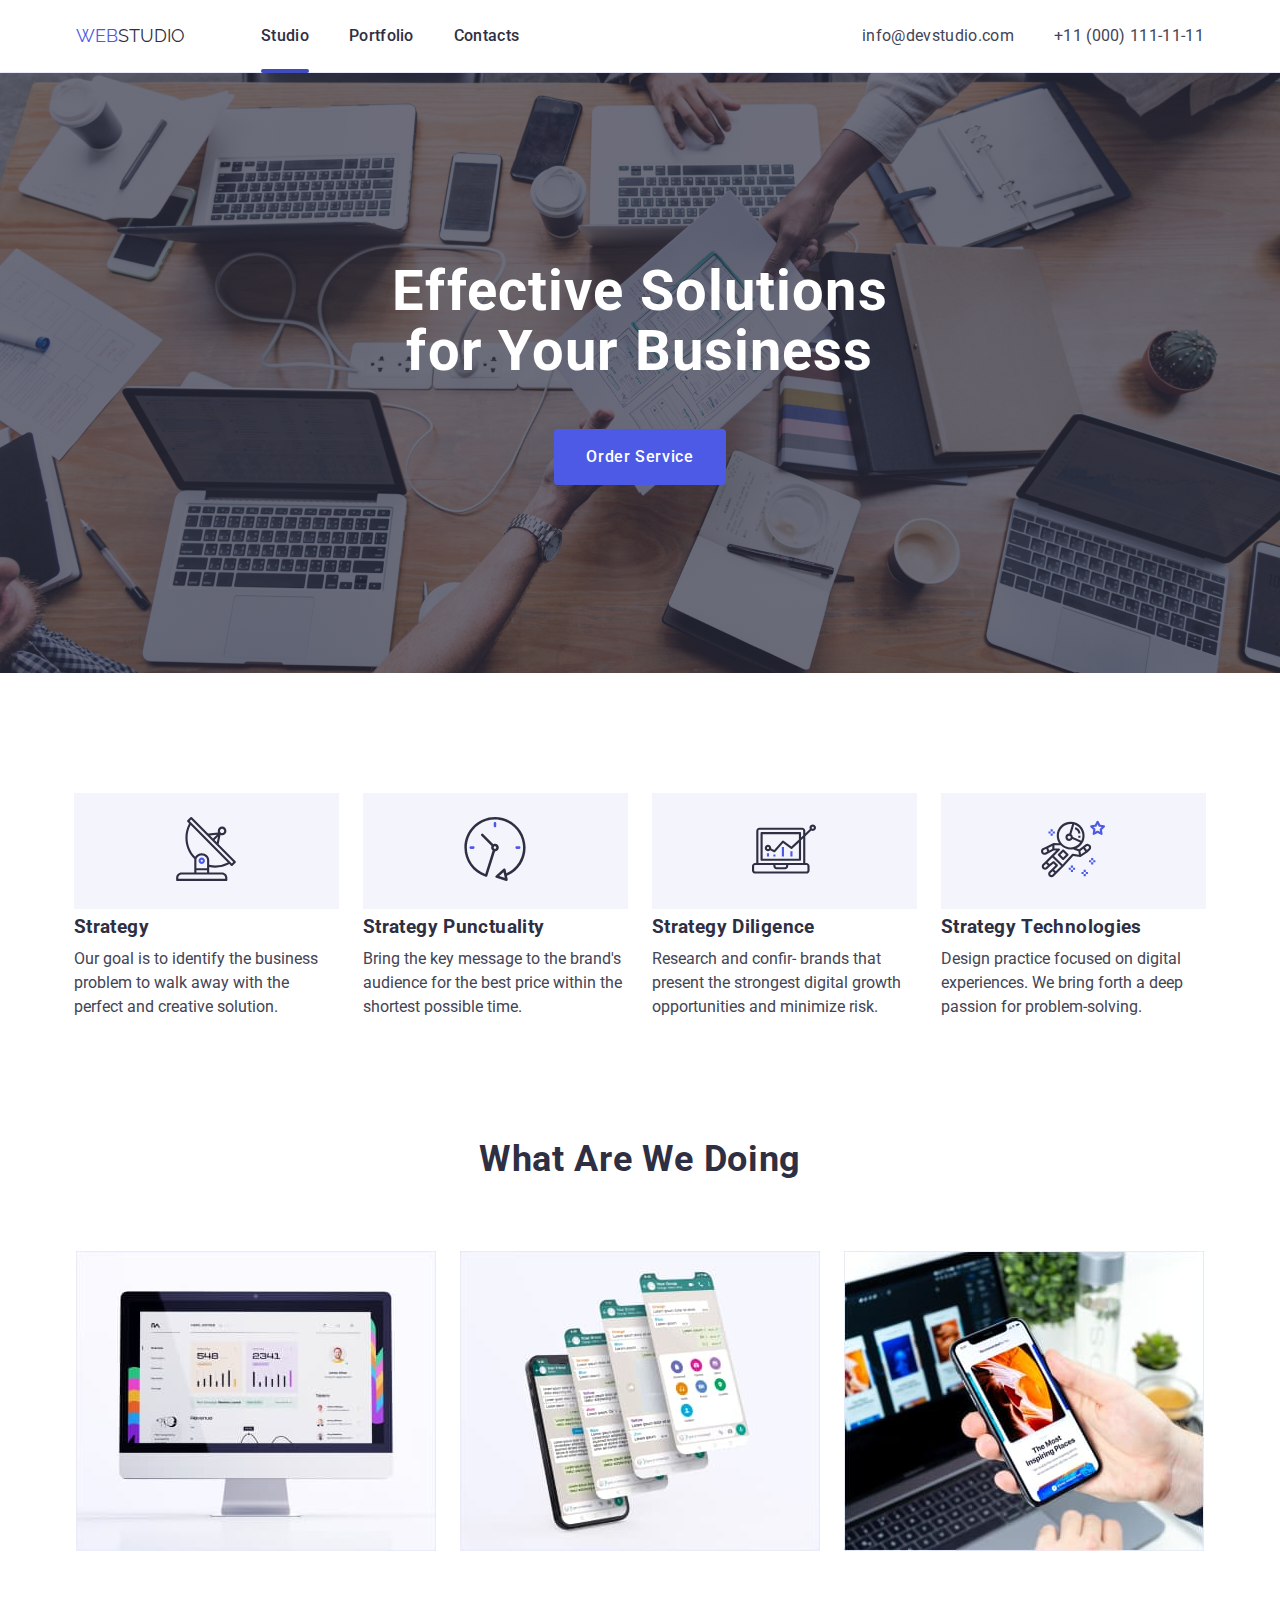
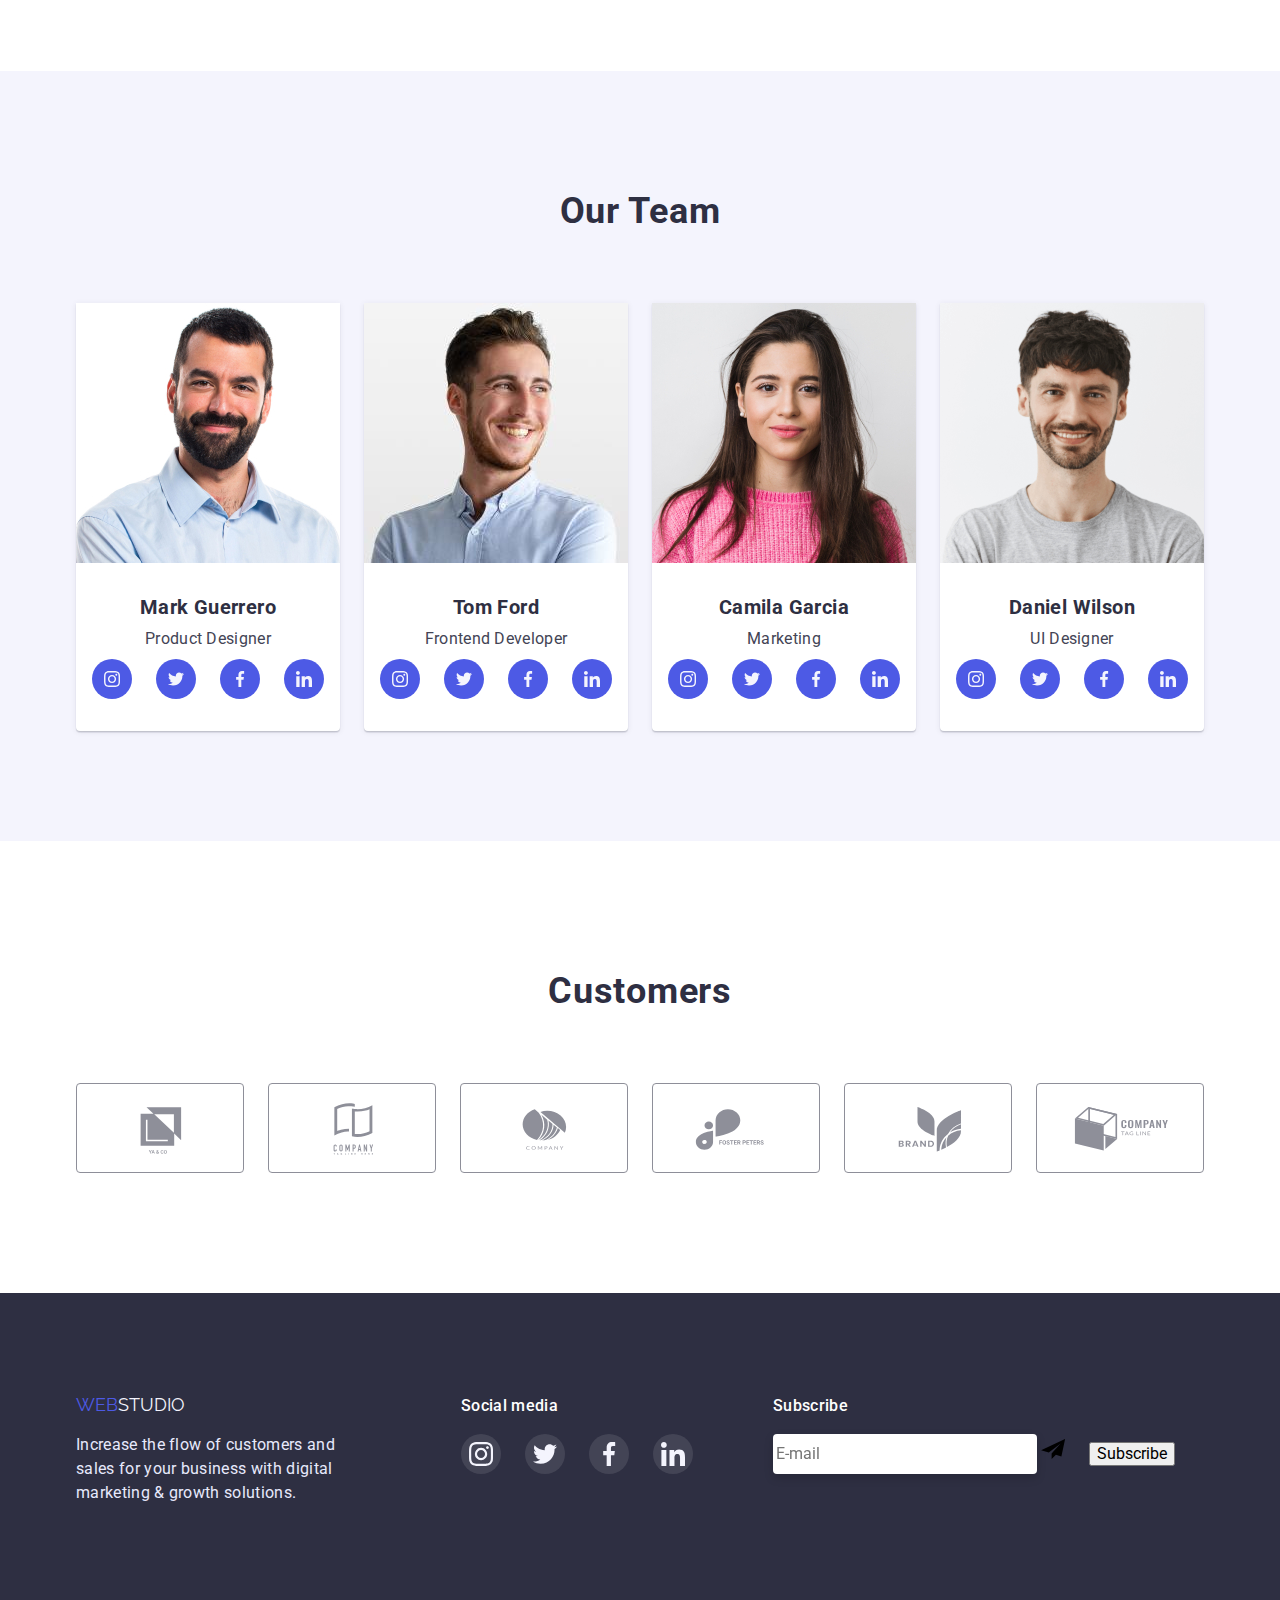
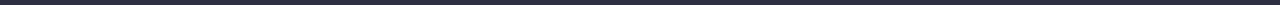
<file: index.html>
<!DOCTYPE html>
<html lang="en">
  <head>
    <meta charset="UTF-8" />
    <meta http-equiv="X-UA-Compatible" content="IE=edge" />
    <meta name="viewport" content="width=device-width, initial-scale=1.0" />
    <title>Web Studio</title>
    <!-- fonts -->
    <link rel="preconnect" href="https://fonts.googleapis.com" />
    <link rel="preconnect" href="https://fonts.gstatic.com" crossorigin />
    <link
      href="https://fonts.googleapis.com/css2?family=Raleway:wght@800&family=Roboto:wght@400;500;700;900&display=swap"
      rel="stylesheet"
    />
    <link
      rel="stylesheet"
      href="https://cdn.jsdelivr.net/npm/modern-normalize@1.1.0/modern-normalize.min.css"
    />
    <!-- style -->
    <link rel="stylesheet" href="./css/style.css" />
  </head>
  <body>
    <!-- header  -->
    <header class="header data-header">
      <!-- menu nav -->
      <div class="headernavi container">
        <nav class="header-nav">
          <a class="header-logo" href="./index.html">
            Web<span class="header-logo-studio">Studio</span>
          </a>
          <ul class="header-list">
            <li class="header-item">
              <a class="header-link current" href="./index.html">Studio</a>
            </li>
            <li class="header-item">
              <a class="header-link" href="./portfolio.html">Portfolio</a>
            </li>
            <li class="header-item">
              <a class="header-link" href="">Contacts</a>
            </li>
          </ul>
        </nav>
        <ul class="header-contact">
          <li>
            <a class="header-mail" href="mailto:info@devstudio.com"
              >info@devstudio.com</a
            >
          </li>
          <li>
            <a class="header-phone" href="tel:+110001111111"
              >+11 (000) 111-11-11</a
            >
          </li>
        </ul>
      </div>
    </header>
    <!-- main -->
    <main>
      <!-- hero image -->
      <section class="hero">
        <div class="hero-container container">
          <h1 class="hero-title">Effective Solutions for Your Business</h1>
          <button class="btn-hero" data-modal-open type="button">
            Order Service
          </button>
        </div>
      </section>
      <!-- Our future -->
      <section class="our-future">
        <div class="container">
          <h2 hidden>Our future</h2>
          <ul class="our-future-list">
            <li class="our-future-item">
              <div class="future-container-icons">
                <svg class="future-icons" width="64" height="64">
                  <use href="./images/icons.svg#icon-antenna"></use>
                </svg>
              </div>
              <h3 class="our-future-subtitle">Strategy</h3>
              <p class="our-future-text">
                Our goal is to identify the business problem to walk away with
                the perfect and creative solution.
              </p>
            </li>
            <li class="our-future-item">
              <div class="future-container-icons">
                <svg class="future-icons" width="64" height="64">
                  <use href="./images/icons.svg#icon-clock"></use>
                </svg>
              </div>
              <h3 class="our-future-subtitle">Strategy Punctuality</h3>
              <p class="our-future-text">
                Bring the key message to the brand's audience for the best price
                within the shortest possible time.
              </p>
            </li>
            <li class="our-future-item">
              <div class="future-container-icons">
                <svg class="future-icons" width="64" height="64">
                  <use href="./images/icons.svg#icon-diagram"></use>
                </svg>
              </div>
              <h3 class="our-future-subtitle">Strategy Diligence</h3>
              <p class="our-future-text">
                Research and confir- brands that present the strongest digital
                growth opportunities and minimize risk.
              </p>
            </li>
            <li class="our-future-item">
              <div class="future-container-icons">
                <svg class="future-icons" width="64" height="64">
                  <use href="./images/icons.svg#icon-astronaut"></use>
                </svg>
              </div>
              <h3 class="our-future-subtitle">Strategy Technologies</h3>
              <p class="our-future-text">
                Design practice focused on digital experiences. We bring forth a
                deep passion for problem-solving.
              </p>
            </li>
          </ul>
        </div>
      </section>
      <!-- What are we doing -->
      <section class="our-product">
        <div class="container">
          <h2 class="our-product-title">What Are We Doing</h2>
          <ul class="our-product-list">
            <li class="our-product-item">
              <img
                class="our-product-image"
                src="./images/app-photo/workstation.jpg"
                alt="Account for working time analysis"
                title="work statisticson PC"
                width="360"
                height="300"
              />
            </li>
            <li class="our-product-item">
              <img
                class="our-product-image"
                src="./images/app-photo/comunication_chat.jpg"
                alt=" Team communication in chat"
                title="Team communication in chat on Smartphone"
                width="360"
                height="300"
              />
            </li>
            <li class="our-product-item">
              <img
                class="our-product-image"
                src="./images/app-photo/application_photo.jpg"
                alt="Test Application"
                title="Test Application on phone and laptop "
                width="360"
                height="300"
              />
            </li>
          </ul>
        </div>
      </section>
      <!-- Our team -->
      <section class="team-section">
        <div class="container">
          <h2 class="team-title">Our Team</h2>
          <ul class="team-list list">
            <li class="team-list-card">
              <img
                class="team-list-img"
                src="./images/team/Mark_Guerrero.jpg"
                alt="Face Mark Guerrero"
                width="264"
                height="260"
              />
              <div class="team-name-container">
                <h3 class="team-list-name">Mark Guerrero</h3>
                <p class="team-list-possition">Product Designer</p>
                <ul class="contacts-list list">
                  <li class="contacts-item">
                    <a
                      class="contacts-link"
                      href="https://instagram.com"
                      rel="noreferrer noopener"
                      aria-label="Instagram link"
                      target="_blank"
                    >
                      <svg class="contacts-icon" width="16" height="16">
                        <use href="./images/icons.svg#icon-instagram"></use>
                      </svg>
                    </a>
                  </li>
                  <li>
                    <a
                      class="contacts-link"
                      href="https://twitter.com"
                      rel="noreferrer noopener"
                      aria-label="Twitter link"
                      target="_blank"
                    >
                      <svg class="contacts-icon" width="16" height="16">
                        <use href="./images/icons.svg#icon-twitter"></use>
                      </svg>
                    </a>
                  </li>
                  <li>
                    <a
                      class="contacts-link"
                      href="https://facebook.com"
                      rel="noreferrer noopener"
                      aria-label="Facebook link"
                      target="_blank"
                    >
                      <svg class="contacts-icon" width="16" height="16">
                        <use href="./images/icons.svg#icon-facebook"></use>
                      </svg>
                    </a>
                  </li>
                  <li>
                    <a
                      class="contacts-link"
                      href="https://linkedin.com"
                      rel="noreferrer noopener"
                      aria-label="Linkedin link"
                      target="_blank"
                    >
                      <svg class="contacts-icon" width="16" height="16">
                        <use href="./images/icons.svg#icon-linkedin"></use>
                      </svg>
                    </a>
                  </li>
                </ul>
              </div>
            </li>
            <li class="team-list-card">
              <img
                class="team-list-img"
                src="./images/team/Tom_Ford.jpg"
                alt="Face Tom Ford"
                width="264"
                height="260"
              />
              <div class="team-name-container">
                <h3 class="team-list-name">Tom Ford</h3>
                <p class="team-list-possition">Frontend Developer</p>
                <ul class="contacts-list list">
                  <li class="contacts-item">
                    <a
                      class="contacts-link"
                      href="https://instagram.com"
                      rel="noreferrer noopener"
                      aria-label="Instagram link"
                      target="_blank"
                    >
                      <svg class="contacts-icon" width="16" height="16">
                        <use href="./images/icons.svg#icon-instagram"></use>
                      </svg>
                    </a>
                  </li>
                  <li>
                    <a
                      class="contacts-link"
                      href="https://twitter.com"
                      rel="noreferrer noopener"
                      aria-label="Twitter link"
                      target="_blank"
                    >
                      <svg class="contacts-icon" width="16" height="16">
                        <use href="./images/icons.svg#icon-twitter"></use>
                      </svg>
                    </a>
                  </li>
                  <li>
                    <a
                      class="contacts-link"
                      href="https://facebook.com"
                      rel="noreferrer noopener"
                      aria-label="Facebook link"
                      target="_blank"
                    >
                      <svg class="contacts-icon" width="16" height="16">
                        <use href="./images/icons.svg#icon-facebook"></use>
                      </svg>
                    </a>
                  </li>
                  <li>
                    <a
                      class="contacts-link"
                      href="https://linkedin.com"
                      rel="noreferrer noopener"
                      aria-label="Linkedin link"
                      target="_blank"
                    >
                      <svg class="contacts-icon" width="16" height="16">
                        <use href="./images/icons.svg#icon-linkedin"></use>
                      </svg>
                    </a>
                  </li>
                </ul>
              </div>
            </li>
            <li class="team-list-card">
              <img
                class="team-list-img"
                src="./images/team/camila_Garcia.jpg"
                alt="Face Camila Garcia"
                width="264"
                height="260"
              />
              <div class="team-name-container">
                <h3 class="team-list-name">Camila Garcia</h3>
                <p class="team-list-possition">Marketing</p>
                <ul class="contacts-list list">
                  <li class="contacts-item">
                    <a
                      class="contacts-link"
                      href="https://instagram.com"
                      rel="noreferrer noopener"
                      aria-label="Instagram link"
                      target="_blank"
                    >
                      <svg class="contacts-icon" width="16" height="16">
                        <use href="./images/icons.svg#icon-instagram"></use>
                      </svg>
                    </a>
                  </li>
                  <li>
                    <a
                      class="contacts-link"
                      href="https://twitter.com"
                      rel="noreferrer noopener"
                      aria-label="Twitter link"
                      target="_blank"
                    >
                      <svg class="contacts-icon" width="16" height="16">
                        <use href="./images/icons.svg#icon-twitter"></use>
                      </svg>
                    </a>
                  </li>
                  <li>
                    <a
                      class="contacts-link"
                      href="https://facebook.com"
                      rel="noreferrer noopener"
                      aria-label="Facebook link"
                      target="_blank"
                    >
                      <svg class="contacts-icon" width="16" height="16">
                        <use href="./images/icons.svg#icon-facebook"></use>
                      </svg>
                    </a>
                  </li>
                  <li>
                    <a
                      class="contacts-link"
                      href="https://linkedin.com"
                      rel="noreferrer noopener"
                      aria-label="Linkedin link"
                      target="_blank"
                    >
                      <svg class="contacts-icon" width="16" height="16">
                        <use href="./images/icons.svg#icon-linkedin"></use>
                      </svg>
                    </a>
                  </li>
                </ul>
              </div>
            </li>
            <li class="team-list-card">
              <img
                class="team-list-img"
                src="./images/team/Daniel_Wilson.jpg"
                alt="Face Daniel Wilson"
                width="264"
                height="260"
              />
              <div class="team-name-container">
                <h3 class="team-list-name">Daniel Wilson</h3>
                <p class="team-list-possition">UI Designer</p>
                <ul class="contacts-list list">
                  <li class="contacts-item">
                    <a
                      class="contacts-link"
                      href="https://instagram.com"
                      rel="noreferrer noopener"
                      aria-label="Instagram link"
                      target="_blank"
                    >
                      <svg class="contacts-icon" width="16" height="16">
                        <use href="./images/icons.svg#icon-instagram"></use>
                      </svg>
                    </a>
                  </li>
                  <li>
                    <a
                      class="contacts-link"
                      href="https://twitter.com"
                      rel="noreferrer noopener"
                      aria-label="Twitter link"
                      target="_blank"
                    >
                      <svg class="contacts-icon" width="16" height="16">
                        <use href="./images/icons.svg#icon-twitter"></use>
                      </svg>
                    </a>
                  </li>
                  <li>
                    <a
                      class="contacts-link"
                      href="https://facebook.com"
                      rel="noreferrer noopener"
                      aria-label="Facebook link"
                      target="_blank"
                    >
                      <svg class="contacts-icon" width="16" height="16">
                        <use href="./images/icons.svg#icon-facebook"></use>
                      </svg>
                    </a>
                  </li>
                  <li>
                    <a
                      class="contacts-link"
                      href="https://linkedin.com"
                      rel="noreferrer noopener"
                      aria-label="Linkedin link"
                      target="_blank"
                    >
                      <svg class="contacts-icon" width="16" height="16">
                        <use href="./images/icons.svg#icon-linkedin"></use>
                      </svg>
                    </a>
                  </li>
                </ul>
              </div>
            </li>
          </ul>
        </div>
      </section>
      <section class="customers">
        <div class="custom-container container">
          <h2 class="custom-title">Customers</h2>
          <ul class="custom-list list">
            <li class="custom-item">
              <a
                class="custom-link"
                href="#"
                aria-label="client one"
                rel="noreferrer noopener"
                target="_blank"
              >
                <svg class="custom-icon" width="104" height="56">
                  <use href="./images/icons.svg#icon-Logo"></use>
                </svg>
              </a>
            </li>
            <li class="custom-item">
              <a
                class="custom-link"
                href="#"
                aria-label="client two"
                rel="noreferrer noopener"
                target="_blank"
              >
                <svg class="custom-icon" width="104" height="56">
                  <use href="./images/icons.svg#icon-Logo-1"></use>
                </svg>
              </a>
            </li>
            <li class="custom-item">
              <a
                class="custom-link"
                href="#"
                aria-label="client three"
                rel="noreferrer noopener"
                target="_blank"
              >
                <svg class="custom-icon" width="104" height="56">
                  <use href="./images/icons.svg#icon-Logo-2"></use>
                </svg>
              </a>
            </li>
            <li class="custom-item">
              <a
                class="custom-link"
                href="#"
                aria-label="client four"
                rel="noreferrer noopener"
                target="_blank"
              >
                <svg class="custom-icon" width="104" height="56">
                  <use href="./images/icons.svg#icon-Logo-3"></use>
                </svg>
              </a>
            </li>
            <li class="custom-item">
              <a
                class="custom-link"
                href="#"
                aria-label="client five"
                rel="noreferrer noopener"
                target="_blank"
              >
                <svg class="custom-icon" width="104" height="56">
                  <use href="./images/icons.svg#icon-Logo-4"></use>
                </svg>
              </a>
            </li>
            <li class="custom-item">
              <a
                class="custom-link"
                href="#"
                aria-label="client "
                rel="noreferrer noopener"
                target="_blank"
              >
                <svg class="custom-icon" width="104" height="56">
                  <use href="./images/icons.svg#icon-Logo-5"></use>
                </svg>
              </a>
            </li>
          </ul>
        </div>
      </section>
    </main>
    <!-- footer  -->
    <footer class="footer">
      <div class="box-footer container">
        <div class="footer-logo-cont">
          <a class="logo-footer" href="index.html"
            >Web<span class="footer-studio-logo">Studio</span></a
          >
          <p class="footer-text">
            Increase the flow of customers and sales for your business with
            digital marketing & growth solutions.
          </p>
        </div>
        <div>
          <h2 class="footer-social-title">Social media</h2>
          <ul class="footer-contacts-list list">
            <li class="footer-contacts-item">
              <a
                class="footer-contacts-link"
                href="https://instagram.com"
                rel="noreferrer noopener"
                aria-label="Instagram link"
                target="_blank"
              >
                <svg class="footer-contacts-icon" width="24" height="24">
                  <use href="./images/icons.svg#icon-instagram"></use>
                </svg>
              </a>
            </li>
            <li>
              <a
                class="footer-contacts-link"
                href="https://twitter.com"
                rel="noreferrer noopener"
                aria-label="Twitter link"
                target="_blank"
              >
                <svg class="contacts-icon" width="24" height="24">
                  <use href="./images/icons.svg#icon-twitter"></use>
                </svg>
              </a>
            </li>
            <li>
              <a
                class="footer-contacts-link"
                href="https://facebook.com"
                rel="noreferrer noopener"
                aria-label="Facebook link"
                target="_blank"
              >
                <svg class="contacts-icon" width="24" height="24">
                  <use href="./images/icons.svg#icon-facebook"></use>
                </svg>
              </a>
            </li>
            <li>
              <a
                class="footer-contacts-link"
                href="https://linkedin.com"
                rel="noreferrer noopener"
                aria-label="Linkedin link"
                target="_blank"
              >
                <svg class="contacts-icon" width="24" height="24">
                  <use href="./images/icons.svg#icon-linkedin"></use>
                </svg>
              </a>
            </li>
          </ul>
        </div>

        <!-- subscribe-footer -->

        <div class="subscribe-wraper">
          <p class="subscribe-badge">Subscribe</p>
          <form
            class="subscribe-form"
            name="subscribe_form"
            autocomplete="off"
            novalidate
          >
            <label class="subscribe-field">
              <input
                class="subscribe-input"
                type="email"
                name="email"
                placeholder="E-mail"
              />
              <svg class="send-icon" width="24" height="20">
                <use href="./images/icons.svg#icon-send"></use>
              </svg>
            </label>
            <button class="subscribe-btn" type="submit">Subscribe</button>
          </form>
        </div>
      </div>
    </footer>

    <!-- Modal Window -->
    <div class="backdrop is-hidden" data-modal>
      <div class="modal">
        <button class="modal-btn" type="buttom" data-modal-close>
          <svg class="modal-icon" width="8" height="8">
            <use href="./images/icons.svg#icon-close"></use>
          </svg>
        </button>
        <strong class="modal-title"
          >Leave your contacts and we will call you back</strong
        >
        <form class="modal-form" name="modal_form">
          <!-- User field -->
          <label class="modal-form-label" for="user_name">Name</label>
          <div class="modal-form-group">
            <input class="modal-form-input" type="text" id="user_name" />
            <svg class="modal-form-icon" width="12" height="12">
              <use href=""></use>
            </svg>
          </div>
          <!-- Phone field -->
          <label class="modal-form-label" for="user_phone">Phone</label>
          <div class="modal-form-group">
            <input class="modal-form-input" type="tel" id="user_phone" />
            <svg class="modal-form-icon" width="13" height="13">
              <use href=""></use>
            </svg>
          </div>
          <!--Mail field -->
          <label class="modal-form-label" for="user_mail">Email</label>
          <div class="modal-form-group">
            <input class="modal-form-input" type="email" id="user_mail" />
            <svg class="modal-form-icon" width="15" height="12">
              <use href=""></use>
            </svg>
          </div>
          <!-- Comment field -->
          <label class="modal-form-label" for="user_comment">Comment</label>
          <textarea
            class="modal-form-comment"
            name="user_comment"
            id="user_comment"
            rows="6"
            placeholder="Text input"
          ></textarea>
          <!-- Agreement field -->
          <label class="modal-form-agreement">
            <input
              class="modal-form-checkbox"
              type="checkbox"
              name="user_agreement"
            />
            <span class="modal-form-desc">
              I accept the terms and conditions of the
              <a class="modal-form-link" href="index.html" target="_blank"
                >Privacy Policy</a
              >
            </span>
          </label>

          <button class="modal-form-btn" type="submit">Send</button>
        </form>
      </div>
    </div>
    <script src="./js/modal.js"></script>
  </body>
</html>
</file>
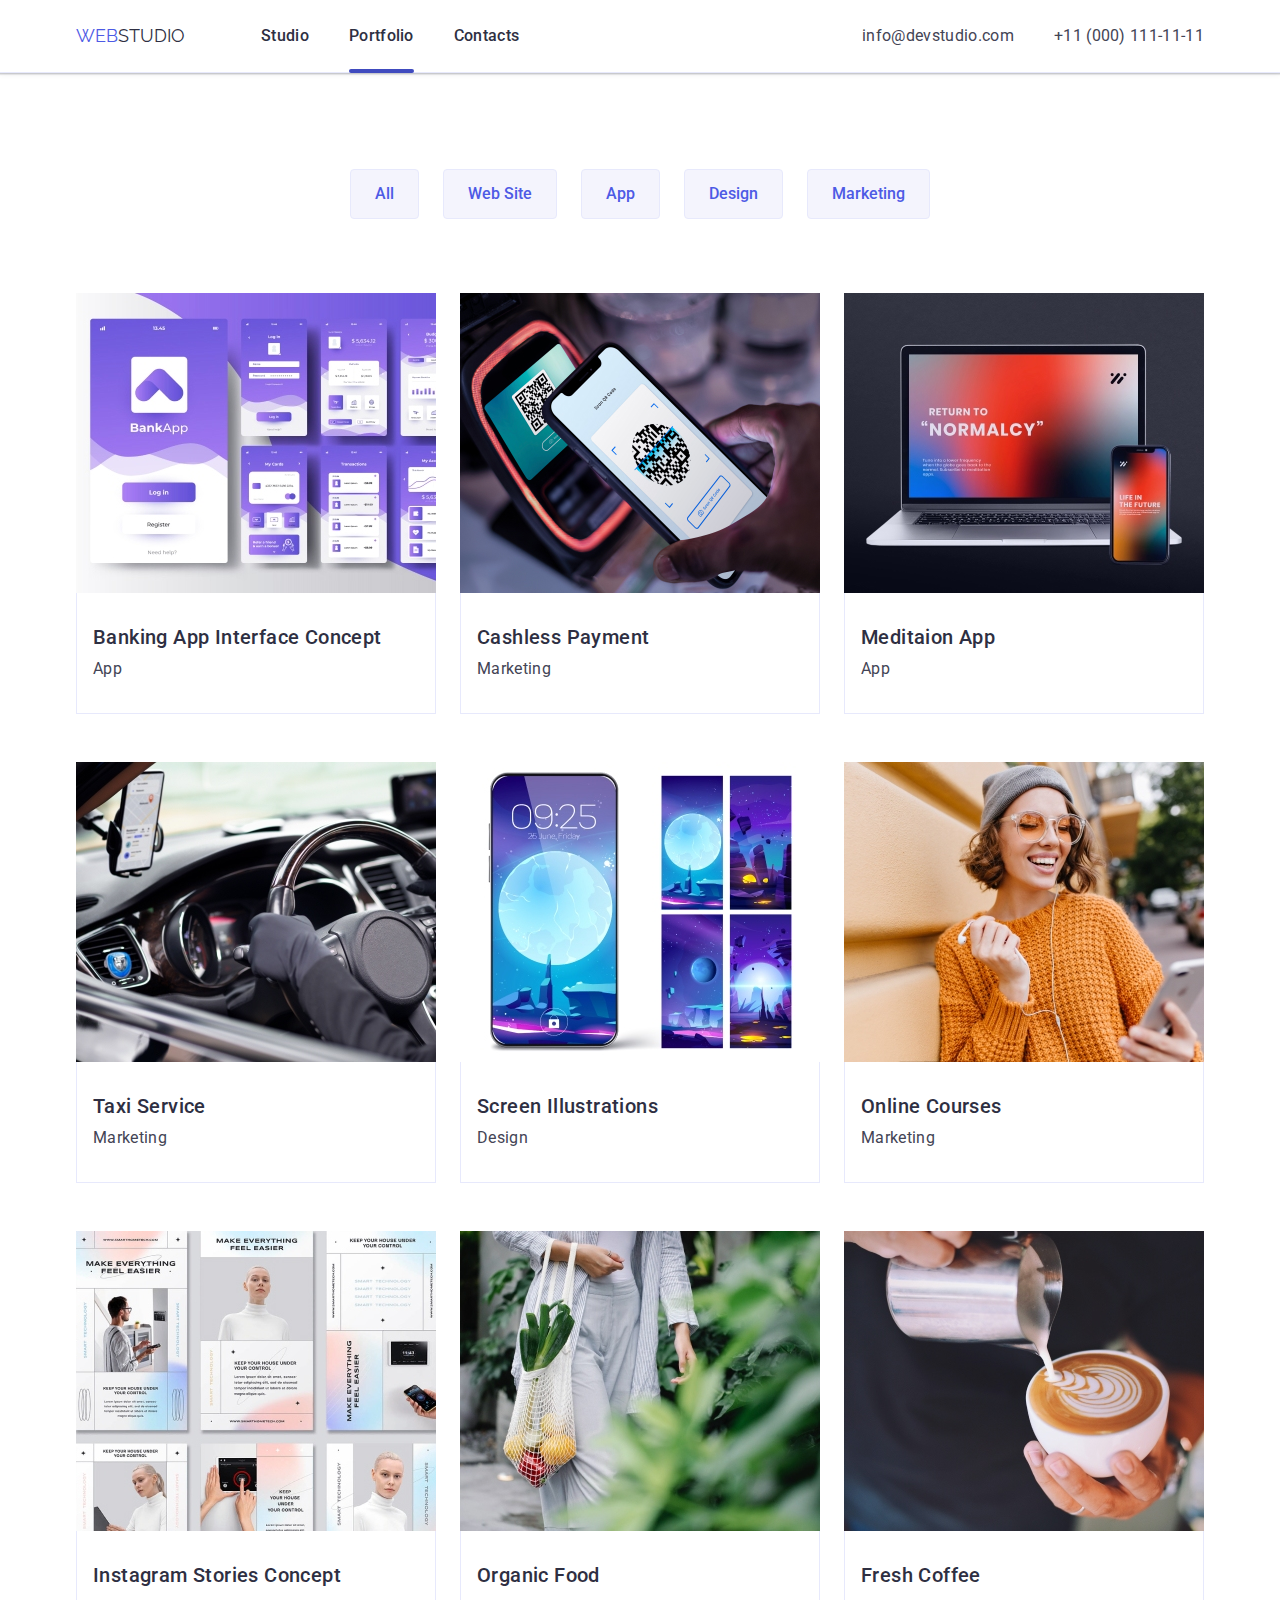
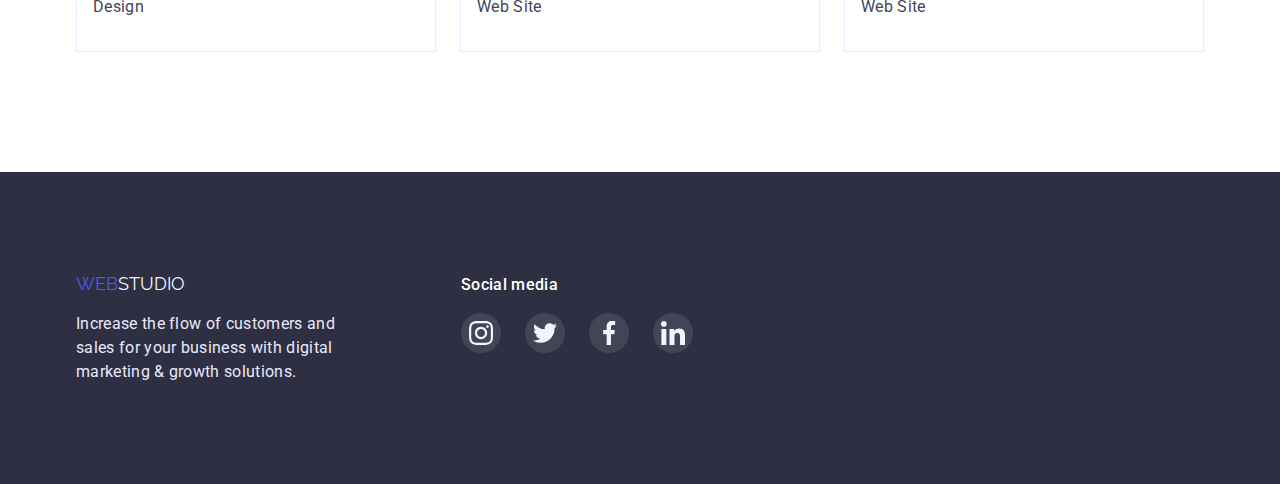
<file: portfolio.html>
<!DOCTYPE html>
<html lang="en">
  <head>
    <meta charset="UTF-8" />
    <meta http-equiv="X-UA-Compatible" content="IE=edge" />
    <meta name="viewport" content="width=device-width, initial-scale=1.0" />
    <title>Portfolio</title>
    <!-- fonts -->
    <link rel="preconnect" href="https://fonts.googleapis.com" />
    <link rel="preconnect" href="https://fonts.gstatic.com" crossorigin />
    <link
      href="https://fonts.googleapis.com/css2?family=Raleway:wght@800&family=Roboto:wght@400;500;700;900&display=swap"
      rel="stylesheet"
    />
    <link
      rel="stylesheet"
      href="https://cdn.jsdelivr.net/npm/modern-normalize@1.1.0/modern-normalize.min.css"
    />
    <!-- style -->
    <link rel="stylesheet" href="./css/style.css" />
  </head>
  <body>
    <!-- header -->
    <header class="header">
      <!-- menu nav -->
      <div class="headernavi container">
        <nav class="header-nav">
          <a class="header-logo" href="./index.html">
            Web<span class="header-logo-studio">Studio</span>
          </a>
          <ul class="header-list">
            <li class="header-item">
              <a class="header-link" href="./index.html">Studio</a>
            </li>
            <li class="header-item">
              <a class="header-link current" href="./portfolio.html"
                >Portfolio</a
              >
            </li>
            <li class="header-item">
              <a class="header-link" href="">Contacts</a>
            </li>
          </ul>
        </nav>
        <ul class="header-contact">
          <li>
            <a class="header-mail" href="mailto:info@devstudio.com"
              >info@devstudio.com</a
            >
          </li>
          <li>
            <a class="header-phone" href="tel:+110001111111"
              >+11 (000) 111-11-11</a
            >
          </li>
        </ul>
      </div>
    </header>
    <!-- main -->
    <main>
      <!-- menu portfolio -->
      <section class="menu-portfolio">
        <div class="container">
          <h1 hidden>Portfolio menu</h1>
          <ul class="menu-product-filter">
            <li class="menu-item-btn">
              <button class="menu-list-button" type="button">All</button>
            </li>
            <li class="menu-item-btn">
              <button class="menu-list-button" type="button">Web Site</button>
            </li>
            <li class="menu-item-btn">
              <button class="menu-list-button" type="button">App</button>
            </li>
            <li class="menu-item-btn">
              <button class="menu-list-button" type="button">Design</button>
            </li>
            <li class="menu-item-btn">
              <button class="menu-list-button" type="button">Marketing</button>
            </li>
          </ul>
          <ul class="portfolio-filter">
            <li class="portfolio-item">
              <a class="portfolio-item-link" href="#">
                <div class="overlay-img-wrap">
                  <img
                    src="./images/Portfolio/banking_app_.jpg"
                    alt="Bankink app interface"
                    width="360px"
                    height="300px"
                    class="our-product-img"
                  />
                  <p class="overlay">
                    14 Stylish and User-Friendly App Design Concepts · Task
                    Manager App · Calorie Tracker App · Exotic Fruit Ecommerce
                    App · Cloud Storage App
                  </p>
                </div>
                <div class="frame-subtitle">
                  <h2 class="our-product-name">
                    Banking App Interface Concept
                  </h2>
                  <p class="our-product-area">App</p>
                </div>
              </a>
            </li>
            <li class="portfolio-item">
              <a class="portfolio-item-link" href="#">
                <div class="overlay-img-wrap">
                  <img
                    src="./images/Portfolio/cashless_payment.jpg"
                    alt="Cashless Payment"
                    width="360px"
                    height="300px"
                    class="our-product-img"
                  />
                  <p class="overlay">
                    14 Stylish and User-Friendly App Design Concepts · Task
                    Manager App · Calorie Tracker App · Exotic Fruit Ecommerce
                    App · Cloud Storage App
                  </p>
                </div>
                <div class="frame-subtitle">
                  <h2 class="our-product-name">Cashless Payment</h2>
                  <p class="our-product-area">Marketing</p>
                </div>
              </a>
            </li>
            <li class="portfolio-item">
              <a class="portfolio-item-link" href="#">
                <div class="overlay-img-wrap">
                  <img
                    src="./images/Portfolio/meditaion_app.jpg"
                    alt="laptop and Smartphone"
                    width="360px"
                    height="300px"
                    class="our-product-img"
                  />
                  <p class="overlay">
                    14 Stylish and User-Friendly App Design Concepts · Task
                    Manager App · Calorie Tracker App · Exotic Fruit Ecommerce
                    App · Cloud Storage App
                  </p>
                </div>
                <div class="frame-subtitle">
                  <h2 class="our-product-name">Meditaion App</h2>
                  <p class="our-product-area">App</p>
                </div>
              </a>
            </li>
            <li class="portfolio-item">
              <a class="portfolio-item-link" href="#">
                <div class="overlay-img-wrap">
                  <img
                    src="./images/Portfolio/taxi_service.jpg"
                    alt="taxi_service"
                    width="360px"
                    height="300px"
                    class="our-product-img"
                  />
                  <p class="overlay">
                    14 Stylish and User-Friendly App Design Concepts · Task
                    Manager App · Calorie Tracker App · Exotic Fruit Ecommerce
                    App · Cloud Storage App
                  </p>
                </div>
                <div class="frame-subtitle">
                  <h2 class="our-product-name">Taxi Service</h2>
                  <p class="our-product-area">Marketing</p>
                </div>
              </a>
            </li>
            <li class="portfolio-item">
              <a class="portfolio-item-link" href="#">
                <div class="overlay-img-wrap">
                  <img
                    src="./images/Portfolio/screen_illustrations.jpg"
                    alt="Screen Illustrations"
                    width="360px"
                    height="300px"
                    class="our-product-img"
                  />
                  <p class="overlay">
                    14 Stylish and User-Friendly App Design Concepts · Task
                    Manager App · Calorie Tracker App · Exotic Fruit Ecommerce
                    App · Cloud Storage App
                  </p>
                </div>
                <div class="frame-subtitle">
                  <h2 class="our-product-name">Screen Illustrations</h2>
                  <p class="our-product-area">Design</p>
                </div>
              </a>
            </li>
            <li class="portfolio-item">
              <a class="portfolio-item-link" href="#">
                <div class="overlay-img-wrap">
                  <img
                    src="./images/Portfolio/online_courses.jpg"
                    alt="happy girl"
                    width="360px"
                    height="300px"
                    class="our-product-img"
                  />
                  <p class="overlay">
                    14 Stylish and User-Friendly App Design Concepts · Task
                    Manager App · Calorie Tracker App · Exotic Fruit Ecommerce
                    App · Cloud Storage App
                  </p>
                </div>
                <div class="frame-subtitle">
                  <h2 class="our-product-name">Online Courses</h2>
                  <p class="our-product-area">Marketing</p>
                </div>
              </a>
            </li>
            <li class="portfolio-item">
              <a class="portfolio-item-link" href="#">
                <div class="overlay-img-wrap">
                  <img
                    src="./images/Portfolio/instagram_stories.jpg"
                    alt="tape instagram"
                    width="360px"
                    height="300px"
                    class="our-product-img"
                  />
                  <p class="overlay">
                    14 Stylish and User-Friendly App Design Concepts · Task
                    Manager App · Calorie Tracker App · Exotic Fruit Ecommerce
                    App · Cloud Storage App
                  </p>
                </div>
                <div class="frame-subtitle">
                  <h2 class="our-product-name">Instagram Stories Concept</h2>
                  <p class="our-product-area">Design</p>
                </div>
              </a>
            </li>
            <li class="portfolio-item">
              <a class="portfolio-item-link" href="#">
                <div class="overlay-img-wrap">
                  <img
                    src="./images/Portfolio/organic_food.jpg"
                    alt="Screen Illustrations"
                    width="360px"
                    height="300px"
                    class="our-product-img"
                  />
                  <p class="overlay">
                    14 Stylish and User-Friendly App Design Concepts · Task
                    Manager App · Calorie Tracker App · Exotic Fruit Ecommerce
                    App · Cloud Storage App
                  </p>
                </div>
                <div class="frame-subtitle">
                  <h2 class="our-product-name">Organic Food</h2>
                  <p class="our-product-area">Web Site</p>
                </div>
              </a>
            </li>
            <li class="portfolio-item">
              <a class="portfolio-item-link" href="#">
                <div class="overlay-img-wrap">
                  <img
                    src="./images/Portfolio/fresh_coffee.jpg"
                    alt="Cup of coffee"
                    width="360px"
                    height="300px"
                    class="our-product-img"
                  />
                  <p class="overlay">
                    14 Stylish and User-Friendly App Design Concepts · Task
                    Manager App · Calorie Tracker App · Exotic Fruit Ecommerce
                    App · Cloud Storage App
                  </p>
                </div>
                <div class="frame-subtitle">
                  <h2 class="our-product-name">Fresh Coffee</h2>
                  <p class="our-product-area">Web Site</p>
                </div>
              </a>
            </li>
          </ul>
        </div>
      </section>
    </main>
    <footer class="footer">
      <div class="box-footer container">
        <div class="footer-logo-cont">
          <a class="logo-footer" href="index.html"
            >Web<span class="footer-studio-logo">Studio</span></a
          >
          <p class="footer-text">
            Increase the flow of customers and sales for your business with
            digital marketing & growth solutions.
          </p>
        </div>
        <div class="footer-social-cont">
          <h2 class="footer-social-title">Social media</h2>
          <ul class="footer-contacts-list list">
            <li class="footer-contacts-item">
              <a
                class="footer-contacts-link"
                href="https://instagram.com"
                rel="noreferrer noopener"
                aria-label="Instagram link"
                target="_blank"
              >
                <svg class="footer-contacts-icon" width="24" height="24">
                  <use href="./images/icons.svg#icon-instagram"></use>
                </svg>
              </a>
            </li>
            <li>
              <a
                class="footer-contacts-link"
                href="https://twitter.com"
                rel="noreferrer noopener"
                aria-label="Twitter link"
                target="_blank"
              >
                <svg class="contacts-icon" width="24" height="24">
                  <use href="./images/icons.svg#icon-twitter"></use>
                </svg>
              </a>
            </li>
            <li>
              <a
                class="footer-contacts-link"
                href="https://facebook.com"
                rel="noreferrer noopener"
                aria-label="Facebook link"
                target="_blank"
              >
                <svg class="contacts-icon" width="24" height="24">
                  <use href="./images/icons.svg#icon-facebook"></use>
                </svg>
              </a>
            </li>
            <li>
              <a
                class="footer-contacts-link"
                href="https://linkedin.com"
                rel="noreferrer noopener"
                aria-label="Linkedin link"
                target="_blank"
              >
                <svg class="contacts-icon" width="24" height="24">
                  <use href="./images/icons.svg#icon-linkedin"></use>
                </svg>
              </a>
            </li>
          </ul>
        </div>
      </div>
    </footer>
  </body>
</html>
</file>
<file: css/style.css>
:root {
  /* color */
  --color-iris: #4d5ae5;
  --color-ocean: #404bbf;
  --color-navy-blue: #2e2f42;
  --color-green: #31d0aa;
  --color-slate: #434455;
  --color-light-slate: #8e8f99;
  --color-cornflower: #e7e9fc;
  --color-cloud: #f4f4fd;
  --color-navy-blue-modal: #2e2f42;
  --color-grey: #2e2f42;
  --color-white: #ffffff;
  --color-modal: #fcfcfc;
  --color-black: #0000000;
  --color-footer-social: rgba(255, 255, 255, 0.1);
  --header-outline: 0px 2px 1px rgba(46, 47, 66, 0.08),
    0px 1px 1px rgba(46, 47, 66, 0.16), 0px 1px 6px rgba(46, 47, 66, 0.08);

  /* fonts */
  --text-family-roboto: "Roboto", sans-serif;
  --text-family-raleway: "Raleway", sans-serif;

  /* transition: function; */
  --turn-fast: 250ms cubic-bezier(0.4, 0, 0.2, 1);
}

*,
*::before,
*::after {
  box-sizing: border-box;
}

html {
  scroll-behavior: smooth;
}

body {
  font-family: var(--text-family-roboto);
}

/* reset */
h1,
h2,
h3,
h4,
h5,
h6,
p,
section {
  margin: 0;
  padding: 0;
}

img {
  display: block;
}

.header-list,
.header-contact,
.our-future-list,
.our-product-list,
.team-list,
.menu-product-list,
.our-product-filter {
  margin: 0;
  padding: 0;
}

button {
  cursor: pointer;
}

.list {
  list-style: none;
}

.container {
  width: 1158px;
  padding-left: 15px;
  padding-right: 15px;
  margin-left: auto;
  margin-right: auto;
}

.header {
  width: 100%;
  background-color: var(--color-white);
  padding: 24px 0;
  box-shadow: var(--header-outline);
  border-bottom: 1px solid var(--color-cornflower);
}

.headernavi {
  display: flex;
  align-items: center;
}

/* Navigation */
.header-nav {
  display: flex;
}

.header-logo {
  font-family: Raleway, sans-serif;
  text-transform: uppercase;
  text-decoration: none;
  font-size: 18px;
  line-height: calc(24 / 18);
  color: var(--color-iris);
}

.header-logo-studio {
  color: var(--color-navy-blue);
}

.header-list {
  margin-left: 76px;
  display: flex;
  gap: 40px;
}

.header-item {
  font-weight: 500;
  font-size: 16px;
  line-height: calc(24 / 16);
  letter-spacing: 0.02em;
  list-style: none;
}

.header-link {
  position: relative;
  padding-bottom: 24px;
  color: var(--color-navy-blue);
  text-decoration: none;
}

.header-link:hover,
.header-link:focus,
.header-mail:hover,
.header-mail:focus,
.header-phone:hover,
.header-phone:focus {
  color: var(--color-ocean);
  transition: color var(--turn-fast);
}

.header-link.current::after {
  content: "";
  position: absolute;
  bottom: -4px;
  display: block;
  width: 100%;
  height: 4px;
  border-radius: 2px;
  background-color: var(--color-ocean);
}

.header-contact {
  list-style: none;
  margin-left: auto;
  display: flex;
  gap: 40px;
}

.header-mail,
.header-phone {
  font-size: 16px;
  line-height: calc(24 / 16);
  letter-spacing: 0.02em;
  color: var(--color-slate);
  text-decoration: none;
}

/* hero section */

.hero {
  max-width: 1440px;
  margin-left: auto;
  margin-right: auto;
  background-image: linear-gradient(
      rgba(46, 47, 66, 0.7),
      rgba(46, 47, 66, 0.7)
    ),
    url(../images/hero/people-office.png);
  background-repeat: no-repeat;
  background-position: center;
  background-size: cover;
  background-color: var(--color-navy-blue);
  text-align: center;
  padding: 188px 0;
}

.hero-title {
  font-family: "Roboto", sans-serif;
  font-weight: 700;
  font-size: 56px;
  line-height: calc(60 / 56);
  letter-spacing: 0.02em;
  color: var(--color-white);
  width: 500px;
  margin-left: auto;
  margin-right: auto;
  margin-bottom: 48px;
}

.btn-hero {
  font-family: "Roboto", sans-serif;
  font-weight: 500;
  font-size: 16px;
  line-height: calc(24 / 16);
  letter-spacing: 0.04em;
  background: var(--color-iris);
  color: var(--color-white);
  padding: 16px 32px;
  border-radius: 4px;
  border: none;
}

.btn-hero:hover,
.btn-hero:focus {
  background-color: var(--color-ocean);
  box-shadow: 0px 4px 4px rgba(0, 0, 0, 0.15);
  transition: background-color var(--turn-fast), box-shadow var(--turn-fast);
}

/* Our-future section */

.our-future {
  background-color: var(--color-white);
  padding: 120px 0;
}

.our-future-list {
  list-style-type: none;
  display: flex;
  justify-content: center;
  gap: 24px;
}

.future-container-icons {
  padding: 24px 100px;
  background-color: var(--color-cloud);
  margin-bottom: 8px;
}

.our-future-subtitle {
  letter-spacing: 0.02em;
  color: var(--color-navy-blue);
  text-transform: capitalize;
  margin-bottom: 8px;
}

.our-future-text {
  font-size: 16px;
  line-height: calc(24 / 16);
  color: var(--color-slate);
  width: 265px;
}

/* Our product section */

.our-product {
  padding-bottom: 120px;
}

.our-product-title {
  color: var(--color-navy-blue);
  font-size: 36px;
  line-height: calc(40 / 36);
  letter-spacing: 0.02em;
  text-transform: capitalize;
  text-align: center;
  margin-bottom: 72px;
}

.our-product-list {
  list-style-type: none;
  display: flex;
  gap: 24px;
}

.team-section {
  background-color: var(--color-cloud);
  padding: 120px 0 110px 0;
}

.team-title {
  color: var(--color-navy-blue);
  font-size: 36px;
  line-height: calc(40 / 36);
  letter-spacing: 0.02em;
  text-transform: capitalize;
  margin-bottom: 72px;
  text-align: center;
}

.team-list {
  display: flex;
  justify-items: center;
  gap: 24px;
}

.team-list-card {
  width: 264px;
  background: var(--color-white);
  box-shadow: 0px 1px 6px rgba(46, 47, 66, 0.08),
    0px 1px 1px rgba(46, 47, 66, 0.16), 0px 2px 1px rgba(46, 47, 66, 0.08);
  border-radius: 0px 0px 4px 4px;
}

.team-name-container {
  padding: 32px 16px;
}

.team-list-name {
  color: var(--color-navy-blue);
  font-size: 20px;
  line-height: calc(24 / 20);
  letter-spacing: 0.02em;
  text-align: center;
  margin-bottom: 8px;
}

.team-list-possition {
  font-size: 16px;
  line-height: calc(24 / 16);
  letter-spacing: 0.02em;
  color: var(--color-slate);
  text-align: center;
  margin-bottom: 8px;
}

.contacts-list {
  display: flex;
  align-items: center;
  justify-content: center;
  gap: 24px;
  padding: 0;
}

.contacts-link {
  display: flex;
  align-items: center;
  justify-content: center;
  width: 40px;
  height: 40px;
  border-radius: 50%;
  background-color: var(--color-iris);
}

.contacts-link:hover,
.contacts-link:focus {
  background-color: var(--color-ocean);
  transition: background-color 250ms cubic-bezier(0.4, 0, 0.2, 1);
}

.contacts-icon {
  fill: var(--color-cloud);
}

/* Customers */

.custom-title,
.custom-list {
  margin: 0;
  padding: 0;
}

.customers {
  padding: 130px 0 120px 0;
}

.custom-title {
  font-family: inherit;
  font-weight: 700;
  font-size: 36px;
  line-height: calc(40 / 36);
  letter-spacing: 0.02em;
  text-align: center;
  color: var(--color-navy-blue);
  margin-bottom: 72px;
}

.custom-list {
  display: flex;
  align-items: center;
  justify-content: center;
  gap: 24px;
}

.custom-link {
  max-width: 168px;
  display: flex;
  align-items: center;
  justify-content: center;
  padding: 16px 32px;
  border: 1px solid var(--color-light-slate);
  border-radius: 4px;
}
.custom-icon {
  fill: var(--color-light-slate);
}

.custom-link:hover .custom-icon,
.custom-link:focus .custom-icon {
  fill: var(--color-ocean);
  transition: fill 250ms cubic-bezier(0.4, 0, 0.2, 1);
}

.custom-link:hover {
  border: 1px solid var(--color-ocean);
  transition: border 250ms cubic-bezier(0.4, 0, 0.2, 1);
}

/**
  |============================
  | Portfolio-section
  |============================
*/
.menu-portfolio {
  padding: 96px 0 120px 0;
}

.menu-product-filter {
  display: flex;
  justify-content: center;
  align-items: center;
  list-style: none;
  padding: 0;
  margin: 0;
  column-gap: 24px;
  margin-bottom: 74px;
}

.menu-list-button {
  font-family: "Roboto", sans-serif;
  font-weight: 500;
  font-size: 16px;
  line-height: calc(24 / 16);
  background: var(--color-cloud);
  border: 1px solid var(--color-cornflower);
  border-radius: 4px;
  color: var(--color-iris);
  padding: 12px 24px;
}
.menu-list-button:hover,
.menu-list-button:focus {
  background-color: var(--color-ocean);
  color: var(--color-white);
  border: 1px solid var(--color-ocean);
  box-shadow: 0px 3px 1px rgba(0, 0, 0, 0.1), 0px 2px 1px rgba(0, 0, 0, 0.08),
    0px 2px 2px rgba(0, 0, 0, 0.12);
  transition: background-color 250ms cubic-bezier(0.4, 0, 0.2, 1),
    color 250ms cubic-bezier(0.4, 0, 0.2, 1),
    border 250ms cubic-bezier(0.4, 0, 0.2, 1),
    box-shadow 250ms cubic-bezier(0.4, 0, 0.2, 1);
  transition-delay: 100ms;
}

/* Filter card */

.portfolio-filter {
  display: flex;
  flex-wrap: wrap;
  list-style: none;
  margin: 0;
  padding: 0;
  margin-left: -24px;
  margin-top: -48px;
}

.portfolio-filter > .portfolio-item {
  display: block;
  flex-basis: calc(100% / 3 - 24px);
  margin-left: 24px;
  margin-top: 48px;
}

.portfolio-item-link {
  text-decoration: none;
  display: block;
}

.overlay-img-wrap {
  position: relative;
  overflow: hidden;
}

.overlay {
  position: absolute;
  top: 0;
  left: 0;
  width: 100%;
  height: 100%;
  overflow: auto;

  padding: 40px 32px;
  font-family: inherit;
  font-weight: 400;
  font-size: 16px;
  line-height: calc(24 / 16);
  letter-spacing: 0.02em;
  color: var(--color-cloud);
  background-color: var(--color-iris);

  transform: translateY(100%);
  transition: transform 350ms ease;
}

.portfolio-item-link:hover .overlay,
.portfolio-item-link:focus .overlay {
  transform: translatex(0);
  transition: transform 250ms cubic-bezier(0.4, 0, 0.2, 1);
}

.frame-subtitle {
  padding: 32px 16px;
  border: 1px solid var(--color-cornflower);
  border-top: none;
}

.portfolio-item-link:hover,
.portfolio-item-link:focus {
  box-shadow: 0px 1px 6px rgba(46, 47, 66, 0.08),
    0px 1px 1px rgba(46, 47, 66, 0.16), 0px 2px 1px rgba(46, 47, 66, 0.08);
  transition: box-shadow 250ms cubic-bezier(0.4, 0, 0.2, 1);
}

.our-product-name {
  font-weight: 500;
  font-size: 20px;
  line-height: calc(24 / 20);
  letter-spacing: 0.02em;
  color: var(--color-navy-blue);
  margin-bottom: 8px;
}

.our-product-area {
  color: var(--color-slate);
  font-size: 16px;
  line-height: calc(24 / 16);
  letter-spacing: 0.02em;
}

/**
  |============================
  |  footer section
  |============================
*/

.footer {
  background-color: var(--color-navy-blue);
  padding: 100px 0px;
}

.box-footer {
  display: flex;
  align-items: baseline;
}

.footer-logo-cont {
  margin-right: 120px;
}

.logo-footer .footer-studio-logo {
  margin-bottom: 16px;
}

.logo-footer {
  font-family: "Raleway", sans-serif;
  text-transform: uppercase;
  text-decoration: none;
  font-size: 18px;
  line-height: calc(24 / 18);
  color: var(--color-iris);
}

.footer-studio-logo {
  color: var(--color-cloud);
}

.footer-text {
  font-size: 16px;
  line-height: calc(24 / 16);
  letter-spacing: 0.02em;
  color: var(--color-cornflower);
  width: 265px;
  margin-top: 16px;
}

.footer-social-title {
  font-family: "Roboto";
  font-style: normal;
  font-weight: 500;
  font-size: 16px;
  line-height: calc(24 / 16);
  letter-spacing: 0.02em;
  color: var(--color-white);
  margin-bottom: 16px;
}
.footer-contacts-list {
  display: flex;
  align-items: center;
  justify-content: center;
  gap: 24px;
  padding: 0;
  margin: 0;
  margin-right: 80px;
}

.footer-contacts-link {
  display: flex;
  align-items: center;
  justify-content: center;
  width: 40px;
  height: 40px;
  border-radius: 50%;
  background: var(--color-footer-social);
}

.footer-contacts-icon {
  fill: var(--color-cloud);
}

.footer-contacts-link:hover,
.footer-contacts-link:focus {
  background-color: var(--color-green);
  transition: background-color var(--turn-fast);
}

.subscribe-wraper {
}

.subscribe-badge {
  font-family: inherit;
  font-weight: 500;
  font-size: 16px;
  line-height: calc(24 / 16);
  letter-spacing: 0.02em;
  color: var(--color-white);
  margin-bottom: 16px;
}

.subscribe-form {
  display: flex;
  align-items: center;
  justify-content: center;
  gap: 24px;
}

.subscribe-container {
}

.subscribe-field {
}

.subscribe-input {
  width: 264px;
  height: 40px;

  border: 1px solid rgba(255, 255, 255, 0.3);
  filter: drop-shadow(0px 4px 4px rgba(0, 0, 0, 0.15));
  border-radius: 4px;
}

.send-icon {
}

.subscribe-btn {
}

/**
  |============================
  | Modal Window
  |============================
*/
.backdrop {
  position: fixed;
  left: 0;
  right: 0;
  top: 0;
  bottom: 0;

  background-color: rgba(46, 47, 66, 0.4);

  transition: opacity var(--turn-fast), visibility var(--turn-fast);
}

.backdrop.is-hidden {
  opacity: 0;
  visibility: hidden;
  pointer-events: none;
  transition-delay: 250ms;
}

.modal {
  position: absolute;
  top: 50%;
  left: 50%;

  transform: translate(-50%, -50%);
  width: 408px;
  min-height: 576px;
  background-color: var(--color-modal);
  border-radius: 4px;
  box-shadow: 0px 1px 1px rgba(0, 0, 0, 0.14), 0px 1px 3px rgba(0, 0, 0, 0.12),
    0px 2px 1px rgba(0, 0, 0, 0.2);
}

.modal-btn {
  position: absolute;
  top: 24px;
  right: 24px;

  display: flex;
  align-items: center;
  justify-content: center;
  width: 24px;
  height: 24px;
  background-color: var(--color-cornflower);
  border: 1px solid rgba(0, 0, 0, 0.1);
  border-radius: 50%;
  padding: 0;
}

.modal-btn:hover {
  background-color: var(--color-ocean);
  fill: var(--color-white);
  transition: background-color var(--turn-fast), fill var(--turn-fast);
}

.modal-icon {
  fill: var(--color-black);
}

label {
  display: block;
}
</file>
